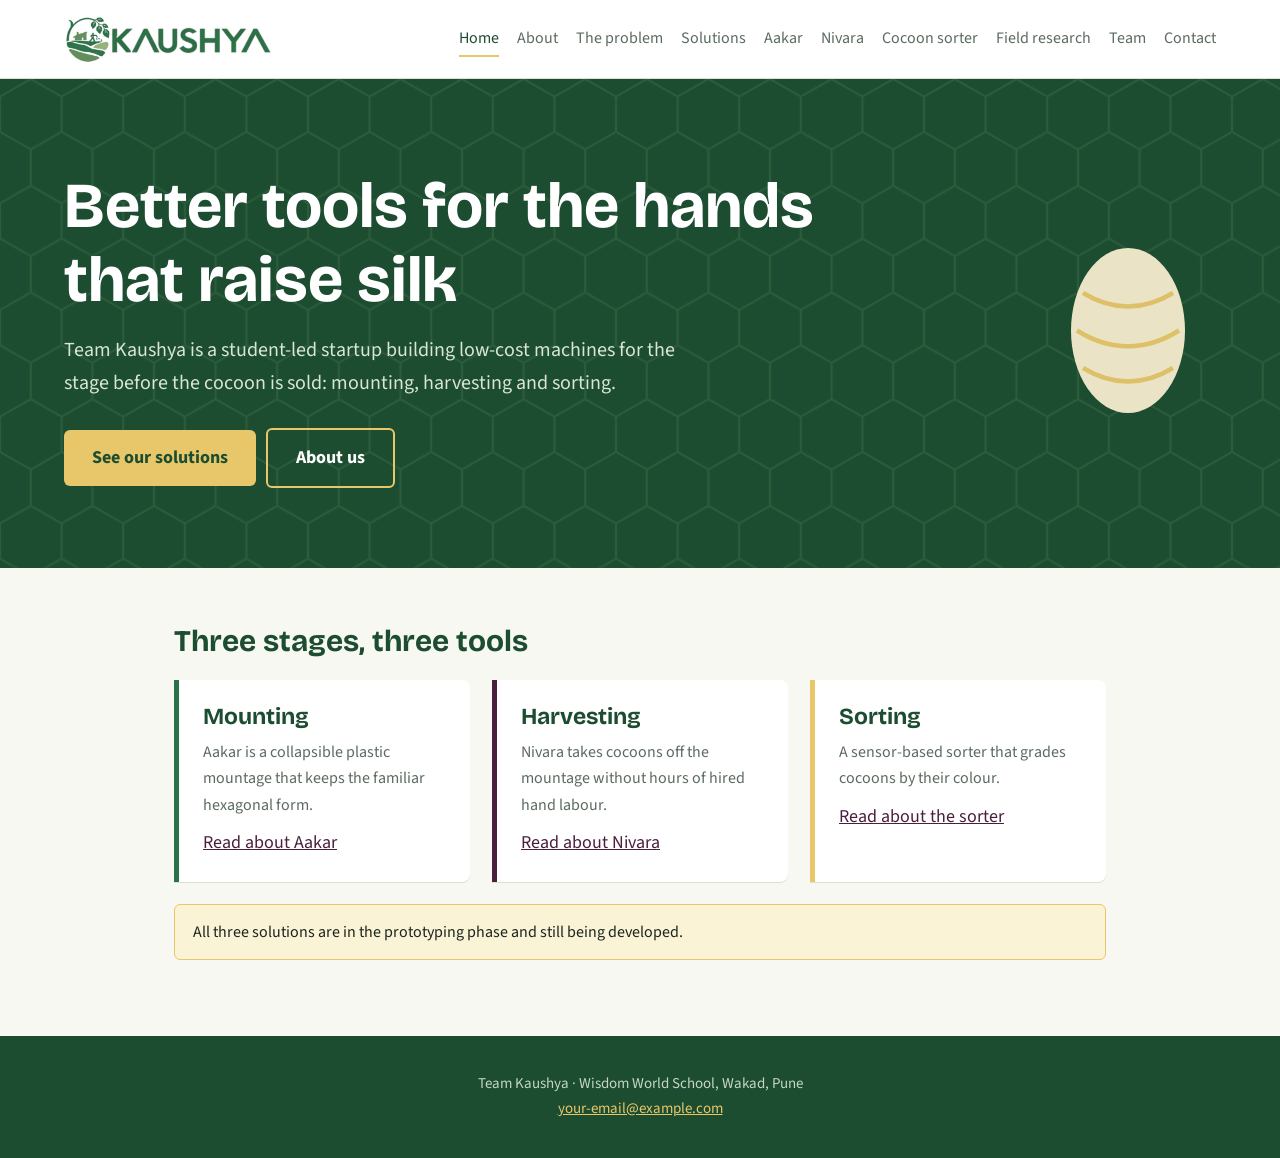
<file: index.html>
<!DOCTYPE html><html lang="en"><head><meta charset="UTF-8"><meta name="viewport" content="width=device-width, initial-scale=1"><title>Home | Team Kaushya</title>
<link rel="stylesheet" href="https://fonts.googleapis.com/css2?family=Bricolage+Grotesque:wght@600;700&family=Source+Sans+3:wght@400;600&display=swap"><link rel="stylesheet" href="style.css"></head><body>
<header><a class="brand" href="index.html"><img src="logo.png" alt="Kaushya">&#8203;</a><nav><a href="index.html" class=on>Home</a><a href="about.html">About</a><a href="problem.html">The problem</a><a href="solutions.html">Solutions</a><a href="aakar.html">Aakar</a><a href="nivara.html">Nivara</a><a href="sorter.html">Cocoon sorter</a><a href="research.html">Field research</a><a href="team.html">Team</a><a href="contact.html">Contact</a></nav></header>
<section class="hero"><svg class="hex" aria-hidden="true"><defs><pattern id="h" width="56" height="97" patternUnits="userSpaceOnUse" patternTransform="scale(1.1)"><path d="M28 0l28 16v32L28 64 0 48V16zM28 64v33M0 48L-28 64M56 48l28 16" fill="none" stroke="#3a6b47" stroke-width="2"/></pattern></defs><rect width="100%" height="100%" fill="url(#h)"/></svg><svg class="cocoon" viewBox="0 0 100 130" aria-hidden="true"><ellipse cx="50" cy="65" rx="38" ry="55" fill="#f5eccd"/><path d="M20 40c20 12 40 12 60 0M16 65c22 14 46 14 68 0M20 90c20 12 40 12 60 0" fill="none" stroke="#e8c76a" stroke-width="3"/></svg><div class="in"><h1>Better tools for the hands that raise silk</h1><p>Team Kaushya is a student-led startup building low-cost machines for the stage before the cocoon is sold: mounting, harvesting and sorting.</p><a class="btn" href="solutions.html">See our solutions</a><a class="btn alt" href="about.html">About us</a></div></section>
<main><h2>Three stages, three tools</h2><div class="grid">
<div class="tile"><h3>Mounting</h3><p>Aakar is a collapsible plastic mountage that keeps the familiar hexagonal form.</p><a href="aakar.html">Read about Aakar</a></div>
<div class="tile b"><h3>Harvesting</h3><p>Nivara takes cocoons off the mountage without hours of hired hand labour.</p><a href="nivara.html">Read about Nivara</a></div>
<div class="tile g"><h3>Sorting</h3><p>A sensor-based sorter that grades cocoons by their colour.</p><a href="sorter.html">Read about the sorter</a></div></div>
<div class="note">All three solutions are in the prototyping phase and still being developed.</div></main>
<footer><p>Team Kaushya · Wisdom World School, Wakad, Pune</p><p><a href="contact.html">your-email@example.com</a></p></footer></body></html>
</file>
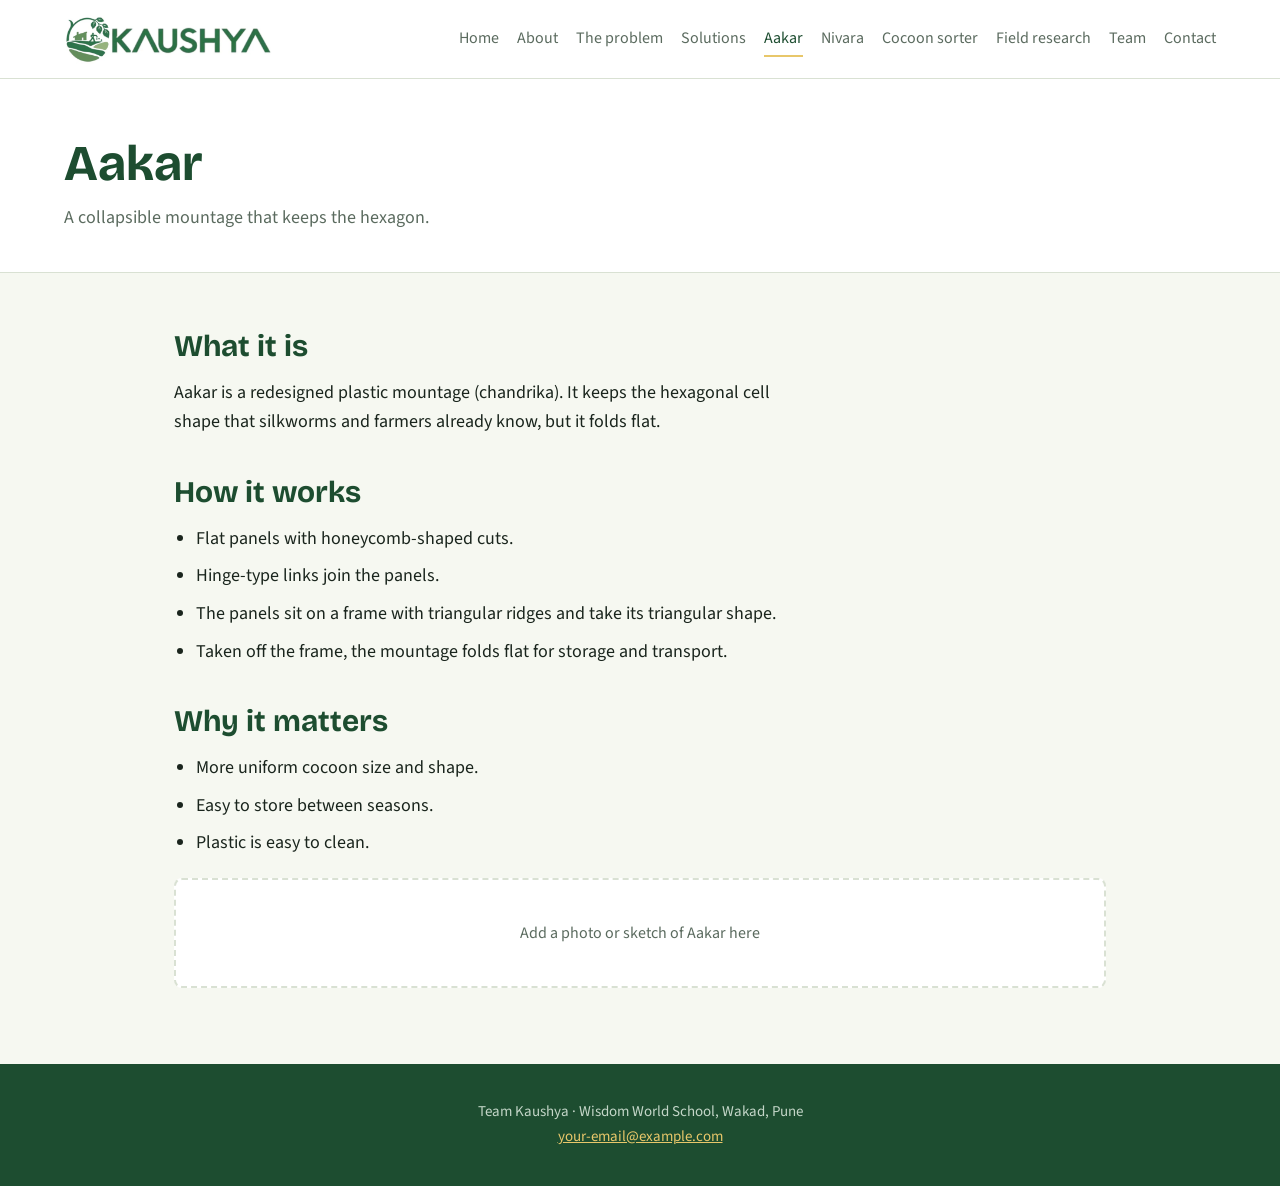
<file: aakar.html>
<!DOCTYPE html><html lang="en"><head><meta charset="UTF-8"><meta name="viewport" content="width=device-width, initial-scale=1"><title>Aakar | Team Kaushya</title>
<link rel="stylesheet" href="https://fonts.googleapis.com/css2?family=Bricolage+Grotesque:wght@600;700&family=Source+Sans+3:wght@400;600&display=swap"><link rel="stylesheet" href="style.css"></head><body>
<header><a class="brand" href="index.html"><img src="logo.png" alt="Kaushya">&#8203;</a><nav><a href="index.html">Home</a><a href="about.html">About</a><a href="problem.html">The problem</a><a href="solutions.html">Solutions</a><a href="aakar.html" class=on>Aakar</a><a href="nivara.html">Nivara</a><a href="sorter.html">Cocoon sorter</a><a href="research.html">Field research</a><a href="team.html">Team</a><a href="contact.html">Contact</a></nav></header>
<div class="page-head"><h1>Aakar</h1><p>A collapsible mountage that keeps the hexagon.</p></div><main><h2>What it is</h2><p>Aakar is a redesigned plastic mountage (chandrika). It keeps the hexagonal cell shape that silkworms and farmers already know, but it folds flat.</p>
<h2>How it works</h2><ul><li>Flat panels with honeycomb-shaped cuts.</li><li>Hinge-type links join the panels.</li><li>The panels sit on a frame with triangular ridges and take its triangular shape.</li><li>Taken off the frame, the mountage folds flat for storage and transport.</li></ul>
<h2>Why it matters</h2><ul><li>More uniform cocoon size and shape.</li><li>Easy to store between seasons.</li><li>Plastic is easy to clean.</li></ul>
<div class="ph">Add a photo or sketch of Aakar here</div></main>
<footer><p>Team Kaushya · Wisdom World School, Wakad, Pune</p><p><a href="contact.html">your-email@example.com</a></p></footer></body></html>
</file>
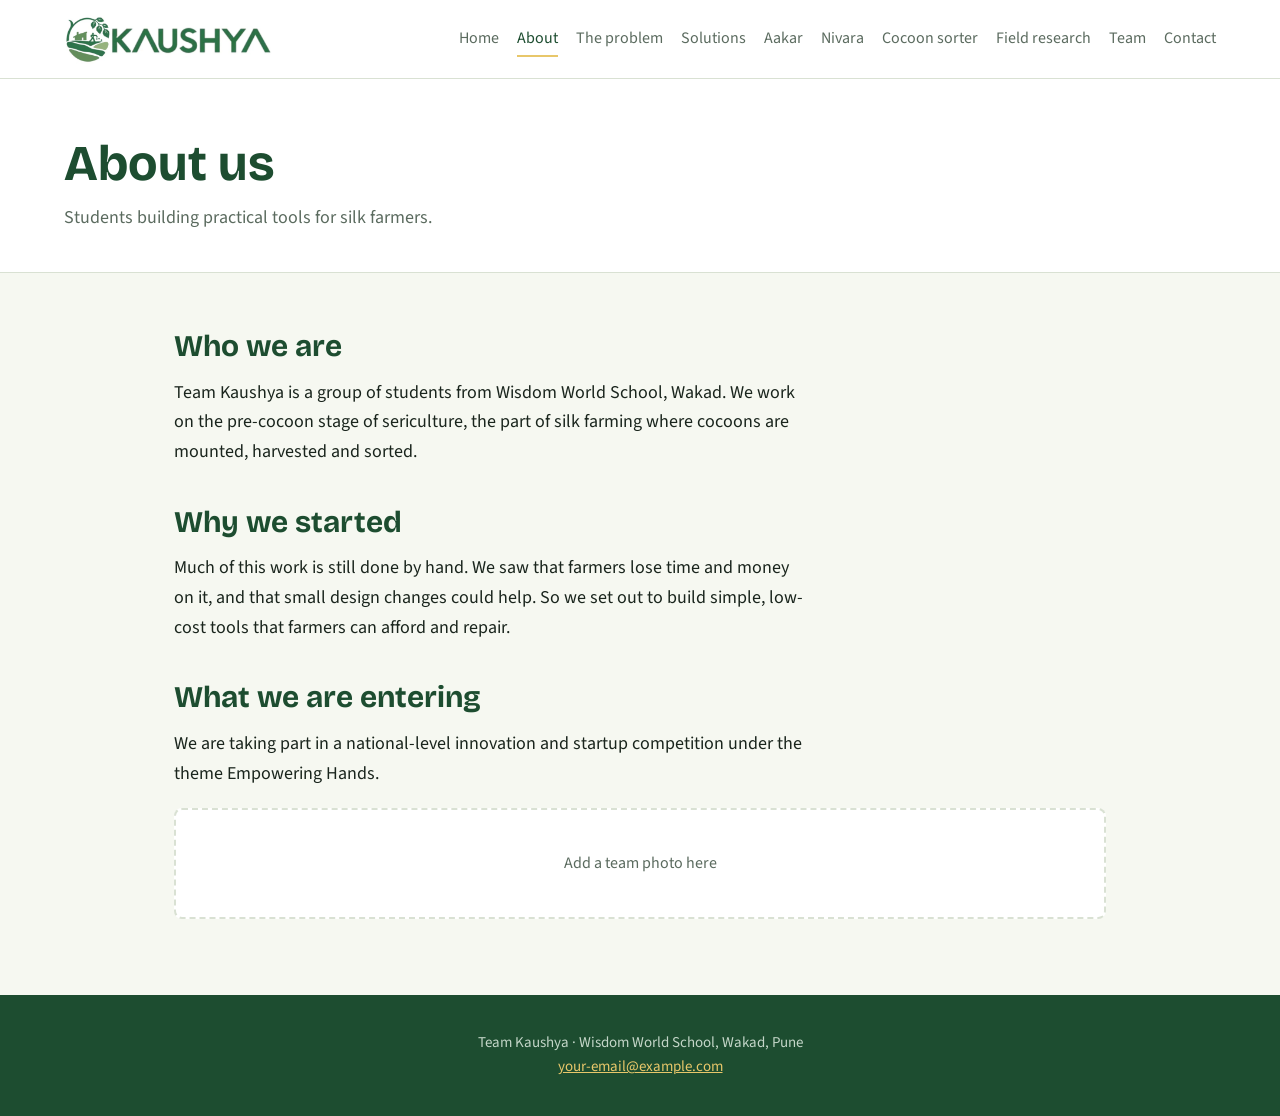
<file: about.html>
<!DOCTYPE html><html lang="en"><head><meta charset="UTF-8"><meta name="viewport" content="width=device-width, initial-scale=1"><title>About us | Team Kaushya</title>
<link rel="stylesheet" href="https://fonts.googleapis.com/css2?family=Bricolage+Grotesque:wght@600;700&family=Source+Sans+3:wght@400;600&display=swap"><link rel="stylesheet" href="style.css"></head><body>
<header><a class="brand" href="index.html"><img src="logo.png" alt="Kaushya">&#8203;</a><nav><a href="index.html">Home</a><a href="about.html" class=on>About</a><a href="problem.html">The problem</a><a href="solutions.html">Solutions</a><a href="aakar.html">Aakar</a><a href="nivara.html">Nivara</a><a href="sorter.html">Cocoon sorter</a><a href="research.html">Field research</a><a href="team.html">Team</a><a href="contact.html">Contact</a></nav></header>
<div class="page-head"><h1>About us</h1><p>Students building practical tools for silk farmers.</p></div><main><h2>Who we are</h2><p>Team Kaushya is a group of students from Wisdom World School, Wakad. We work on the pre-cocoon stage of sericulture, the part of silk farming where cocoons are mounted, harvested and sorted.</p>
<h2>Why we started</h2><p>Much of this work is still done by hand. We saw that farmers lose time and money on it, and that small design changes could help. So we set out to build simple, low-cost tools that farmers can afford and repair.</p>
<h2>What we are entering</h2><p>We are taking part in a national-level innovation and startup competition under the theme Empowering Hands.</p>
<div class="ph">Add a team photo here</div></main>
<footer><p>Team Kaushya · Wisdom World School, Wakad, Pune</p><p><a href="contact.html">your-email@example.com</a></p></footer></body></html>
</file>
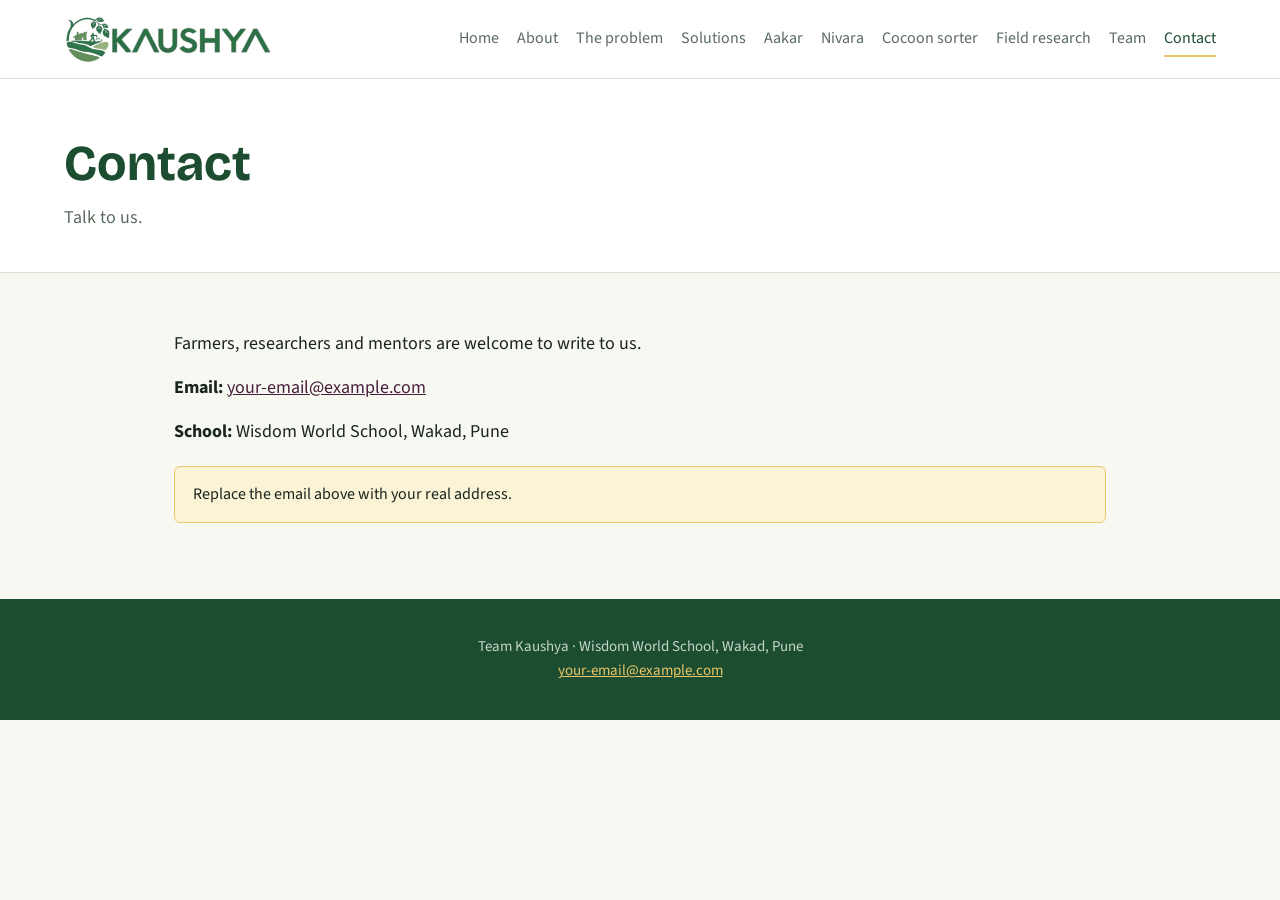
<file: contact.html>
<!DOCTYPE html><html lang="en"><head><meta charset="UTF-8"><meta name="viewport" content="width=device-width, initial-scale=1"><title>Contact | Team Kaushya</title>
<link rel="stylesheet" href="https://fonts.googleapis.com/css2?family=Bricolage+Grotesque:wght@600;700&family=Source+Sans+3:wght@400;600&display=swap"><link rel="stylesheet" href="style.css"></head><body>
<header><a class="brand" href="index.html"><img src="logo.png" alt="Kaushya">&#8203;</a><nav><a href="index.html">Home</a><a href="about.html">About</a><a href="problem.html">The problem</a><a href="solutions.html">Solutions</a><a href="aakar.html">Aakar</a><a href="nivara.html">Nivara</a><a href="sorter.html">Cocoon sorter</a><a href="research.html">Field research</a><a href="team.html">Team</a><a href="contact.html" class=on>Contact</a></nav></header>
<div class="page-head"><h1>Contact</h1><p>Talk to us.</p></div><main><p>Farmers, researchers and mentors are welcome to write to us.</p>
<p><b>Email:</b> <a href="mailto:your-email@example.com">your-email@example.com</a></p>
<p><b>School:</b> Wisdom World School, Wakad, Pune</p>
<div class="note">Replace the email above with your real address.</div></main>
<footer><p>Team Kaushya · Wisdom World School, Wakad, Pune</p><p><a href="contact.html">your-email@example.com</a></p></footer></body></html>
</file>
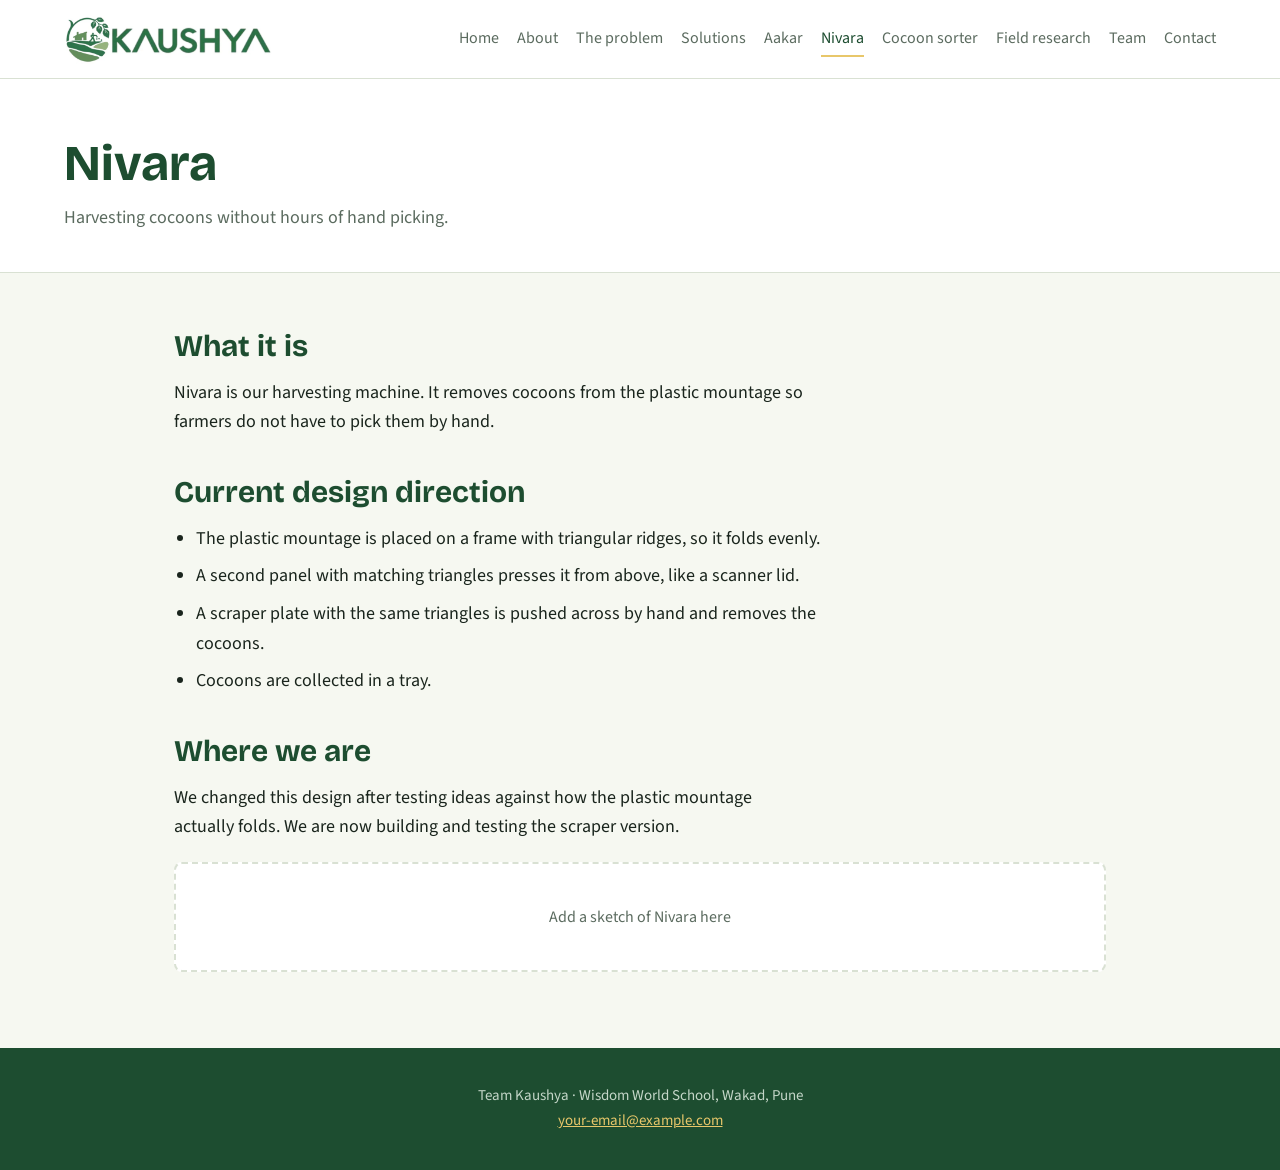
<file: nivara.html>
<!DOCTYPE html><html lang="en"><head><meta charset="UTF-8"><meta name="viewport" content="width=device-width, initial-scale=1"><title>Nivara | Team Kaushya</title>
<link rel="stylesheet" href="https://fonts.googleapis.com/css2?family=Bricolage+Grotesque:wght@600;700&family=Source+Sans+3:wght@400;600&display=swap"><link rel="stylesheet" href="style.css"></head><body>
<header><a class="brand" href="index.html"><img src="logo.png" alt="Kaushya">&#8203;</a><nav><a href="index.html">Home</a><a href="about.html">About</a><a href="problem.html">The problem</a><a href="solutions.html">Solutions</a><a href="aakar.html">Aakar</a><a href="nivara.html" class=on>Nivara</a><a href="sorter.html">Cocoon sorter</a><a href="research.html">Field research</a><a href="team.html">Team</a><a href="contact.html">Contact</a></nav></header>
<div class="page-head"><h1>Nivara</h1><p>Harvesting cocoons without hours of hand picking.</p></div><main><h2>What it is</h2><p>Nivara is our harvesting machine. It removes cocoons from the plastic mountage so farmers do not have to pick them by hand.</p>
<h2>Current design direction</h2><ul><li>The plastic mountage is placed on a frame with triangular ridges, so it folds evenly.</li><li>A second panel with matching triangles presses it from above, like a scanner lid.</li><li>A scraper plate with the same triangles is pushed across by hand and removes the cocoons.</li><li>Cocoons are collected in a tray.</li></ul>
<h2>Where we are</h2><p>We changed this design after testing ideas against how the plastic mountage actually folds. We are now building and testing the scraper version.</p>
<div class="ph">Add a sketch of Nivara here</div></main>
<footer><p>Team Kaushya · Wisdom World School, Wakad, Pune</p><p><a href="contact.html">your-email@example.com</a></p></footer></body></html>
</file>
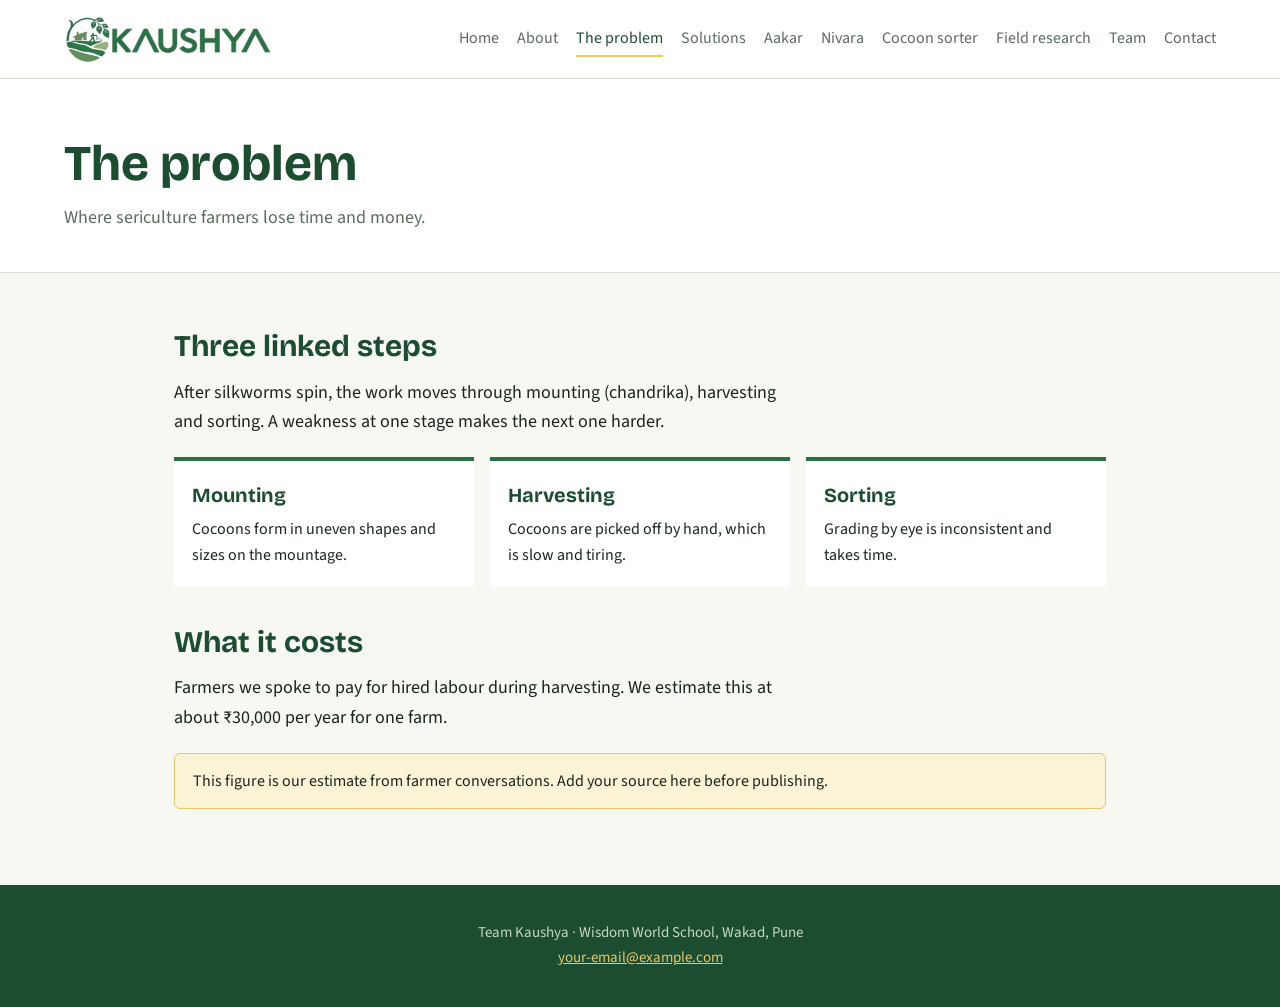
<file: problem.html>
<!DOCTYPE html><html lang="en"><head><meta charset="UTF-8"><meta name="viewport" content="width=device-width, initial-scale=1"><title>The problem | Team Kaushya</title>
<link rel="stylesheet" href="https://fonts.googleapis.com/css2?family=Bricolage+Grotesque:wght@600;700&family=Source+Sans+3:wght@400;600&display=swap"><link rel="stylesheet" href="style.css"></head><body>
<header><a class="brand" href="index.html"><img src="logo.png" alt="Kaushya">&#8203;</a><nav><a href="index.html">Home</a><a href="about.html">About</a><a href="problem.html" class=on>The problem</a><a href="solutions.html">Solutions</a><a href="aakar.html">Aakar</a><a href="nivara.html">Nivara</a><a href="sorter.html">Cocoon sorter</a><a href="research.html">Field research</a><a href="team.html">Team</a><a href="contact.html">Contact</a></nav></header>
<div class="page-head"><h1>The problem</h1><p>Where sericulture farmers lose time and money.</p></div><main><h2>Three linked steps</h2><p>After silkworms spin, the work moves through mounting (chandrika), harvesting and sorting. A weakness at one stage makes the next one harder.</p>
<div class="steps"><div><b>Mounting</b>Cocoons form in uneven shapes and sizes on the mountage.</div><div><b>Harvesting</b>Cocoons are picked off by hand, which is slow and tiring.</div><div><b>Sorting</b>Grading by eye is inconsistent and takes time.</div></div>
<h2>What it costs</h2><p>Farmers we spoke to pay for hired labour during harvesting. We estimate this at about ₹30,000 per year for one farm.</p>
<div class="note">This figure is our estimate from farmer conversations. Add your source here before publishing.</div></main>
<footer><p>Team Kaushya · Wisdom World School, Wakad, Pune</p><p><a href="contact.html">your-email@example.com</a></p></footer></body></html>
</file>
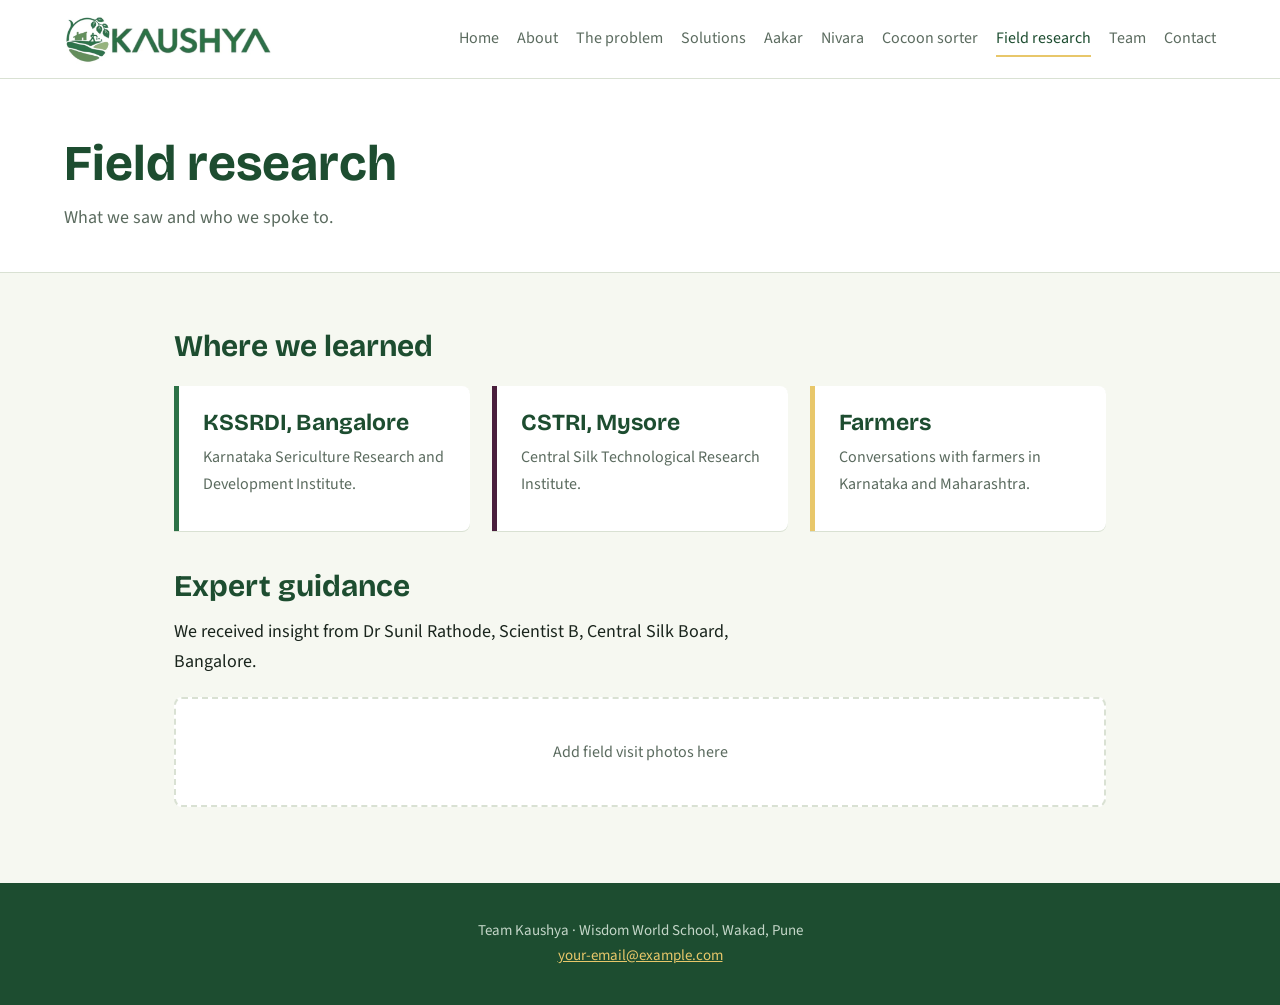
<file: research.html>
<!DOCTYPE html><html lang="en"><head><meta charset="UTF-8"><meta name="viewport" content="width=device-width, initial-scale=1"><title>Field research | Team Kaushya</title>
<link rel="stylesheet" href="https://fonts.googleapis.com/css2?family=Bricolage+Grotesque:wght@600;700&family=Source+Sans+3:wght@400;600&display=swap"><link rel="stylesheet" href="style.css"></head><body>
<header><a class="brand" href="index.html"><img src="logo.png" alt="Kaushya">&#8203;</a><nav><a href="index.html">Home</a><a href="about.html">About</a><a href="problem.html">The problem</a><a href="solutions.html">Solutions</a><a href="aakar.html">Aakar</a><a href="nivara.html">Nivara</a><a href="sorter.html">Cocoon sorter</a><a href="research.html" class=on>Field research</a><a href="team.html">Team</a><a href="contact.html">Contact</a></nav></header>
<div class="page-head"><h1>Field research</h1><p>What we saw and who we spoke to.</p></div><main><h2>Where we learned</h2><div class="grid">
<div class="tile"><h3>KSSRDI, Bangalore</h3><p>Karnataka Sericulture Research and Development Institute.</p></div>
<div class="tile b"><h3>CSTRI, Mysore</h3><p>Central Silk Technological Research Institute.</p></div>
<div class="tile g"><h3>Farmers</h3><p>Conversations with farmers in Karnataka and Maharashtra.</p></div></div>
<h2>Expert guidance</h2><p>We received insight from Dr Sunil Rathode, Scientist B, Central Silk Board, Bangalore.</p>
<div class="ph">Add field visit photos here</div></main>
<footer><p>Team Kaushya · Wisdom World School, Wakad, Pune</p><p><a href="contact.html">your-email@example.com</a></p></footer></body></html>
</file>
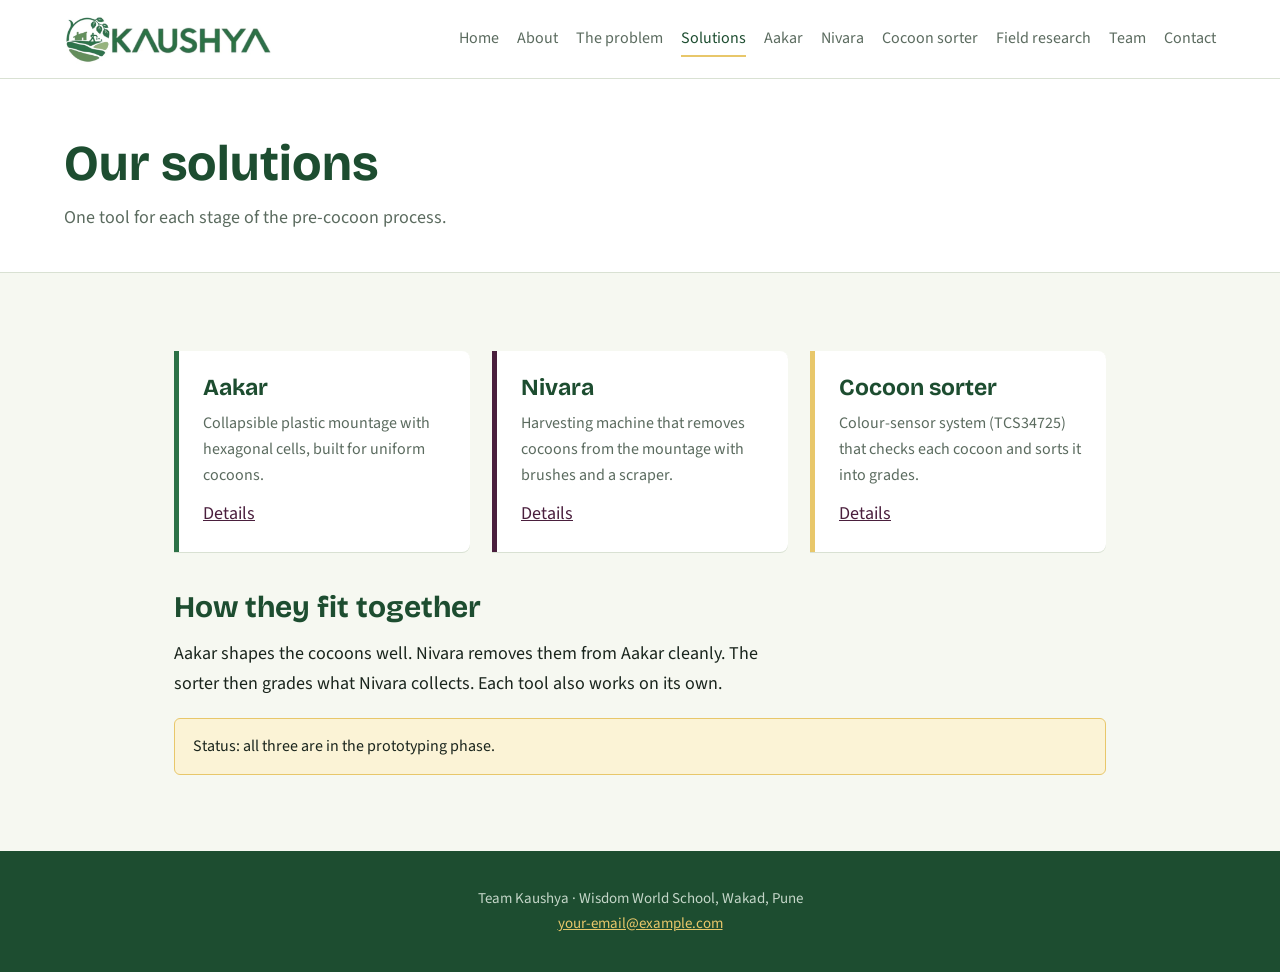
<file: solutions.html>
<!DOCTYPE html><html lang="en"><head><meta charset="UTF-8"><meta name="viewport" content="width=device-width, initial-scale=1"><title>Our solutions | Team Kaushya</title>
<link rel="stylesheet" href="https://fonts.googleapis.com/css2?family=Bricolage+Grotesque:wght@600;700&family=Source+Sans+3:wght@400;600&display=swap"><link rel="stylesheet" href="style.css"></head><body>
<header><a class="brand" href="index.html"><img src="logo.png" alt="Kaushya">&#8203;</a><nav><a href="index.html">Home</a><a href="about.html">About</a><a href="problem.html">The problem</a><a href="solutions.html" class=on>Solutions</a><a href="aakar.html">Aakar</a><a href="nivara.html">Nivara</a><a href="sorter.html">Cocoon sorter</a><a href="research.html">Field research</a><a href="team.html">Team</a><a href="contact.html">Contact</a></nav></header>
<div class="page-head"><h1>Our solutions</h1><p>One tool for each stage of the pre-cocoon process.</p></div><main><div class="grid">
<div class="tile"><h3>Aakar</h3><p>Collapsible plastic mountage with hexagonal cells, built for uniform cocoons.</p><a href="aakar.html">Details</a></div>
<div class="tile b"><h3>Nivara</h3><p>Harvesting machine that removes cocoons from the mountage with brushes and a scraper.</p><a href="nivara.html">Details</a></div>
<div class="tile g"><h3>Cocoon sorter</h3><p>Colour-sensor system (TCS34725) that checks each cocoon and sorts it into grades.</p><a href="sorter.html">Details</a></div></div>
<h2>How they fit together</h2><p>Aakar shapes the cocoons well. Nivara removes them from Aakar cleanly. The sorter then grades what Nivara collects. Each tool also works on its own.</p>
<div class="note">Status: all three are in the prototyping phase.</div></main>
<footer><p>Team Kaushya · Wisdom World School, Wakad, Pune</p><p><a href="contact.html">your-email@example.com</a></p></footer></body></html>
</file>
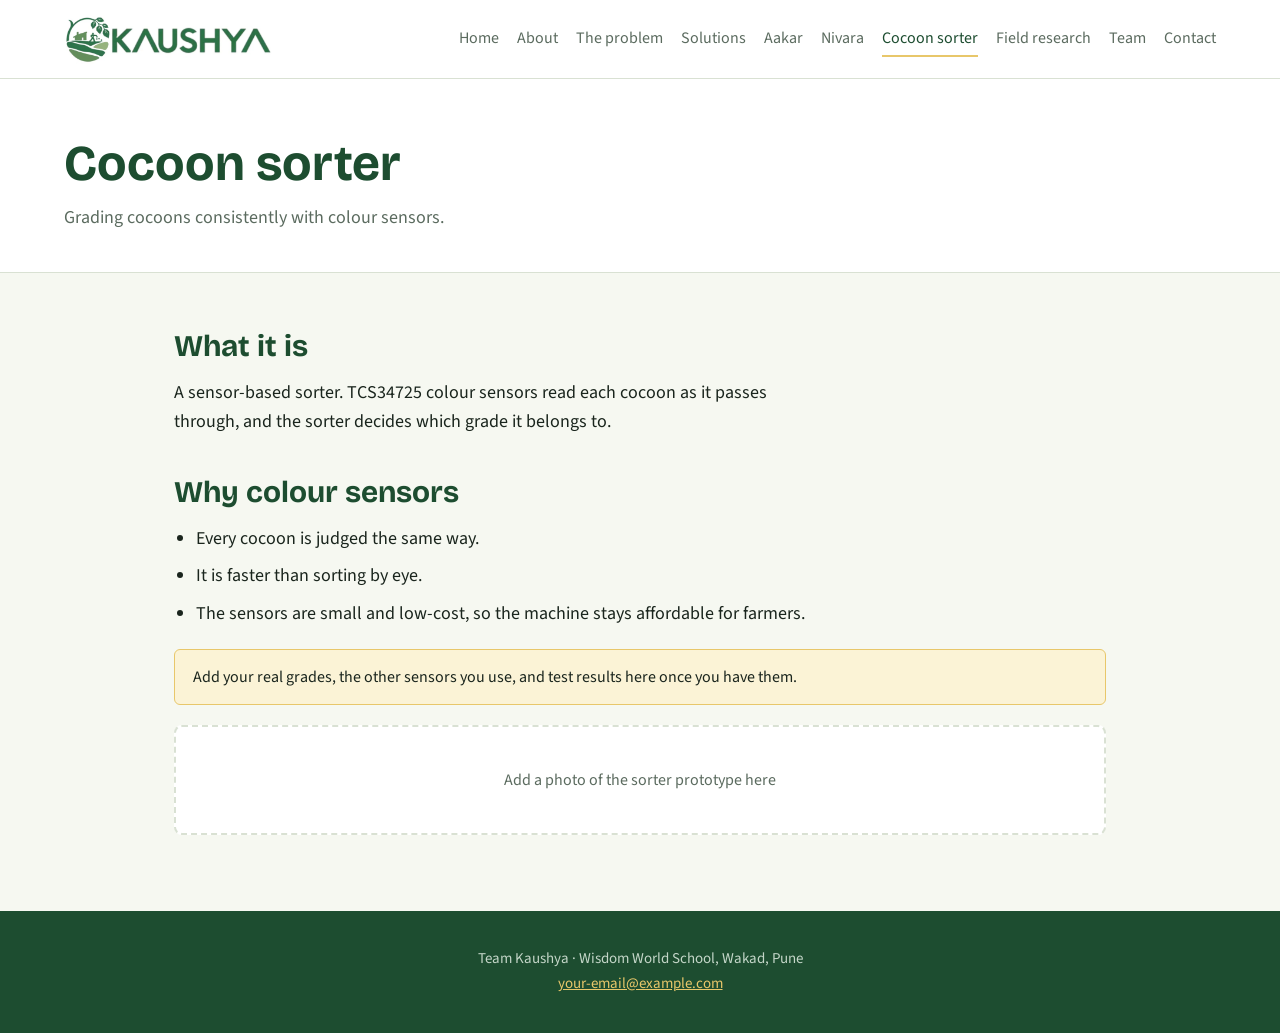
<file: sorter.html>
<!DOCTYPE html><html lang="en"><head><meta charset="UTF-8"><meta name="viewport" content="width=device-width, initial-scale=1"><title>Cocoon sorter | Team Kaushya</title>
<link rel="stylesheet" href="https://fonts.googleapis.com/css2?family=Bricolage+Grotesque:wght@600;700&family=Source+Sans+3:wght@400;600&display=swap"><link rel="stylesheet" href="style.css"></head><body>
<header><a class="brand" href="index.html"><img src="logo.png" alt="Kaushya">&#8203;</a><nav><a href="index.html">Home</a><a href="about.html">About</a><a href="problem.html">The problem</a><a href="solutions.html">Solutions</a><a href="aakar.html">Aakar</a><a href="nivara.html">Nivara</a><a href="sorter.html" class=on>Cocoon sorter</a><a href="research.html">Field research</a><a href="team.html">Team</a><a href="contact.html">Contact</a></nav></header>
<div class="page-head"><h1>Cocoon sorter</h1><p>Grading cocoons consistently with colour sensors.</p></div><main><h2>What it is</h2><p>A sensor-based sorter. TCS34725 colour sensors read each cocoon as it passes through, and the sorter decides which grade it belongs to.</p>
<h2>Why colour sensors</h2><ul><li>Every cocoon is judged the same way.</li><li>It is faster than sorting by eye.</li><li>The sensors are small and low-cost, so the machine stays affordable for farmers.</li></ul>
<div class="note">Add your real grades, the other sensors you use, and test results here once you have them.</div><div class="ph">Add a photo of the sorter prototype here</div></main>
<footer><p>Team Kaushya · Wisdom World School, Wakad, Pune</p><p><a href="contact.html">your-email@example.com</a></p></footer></body></html>
</file>
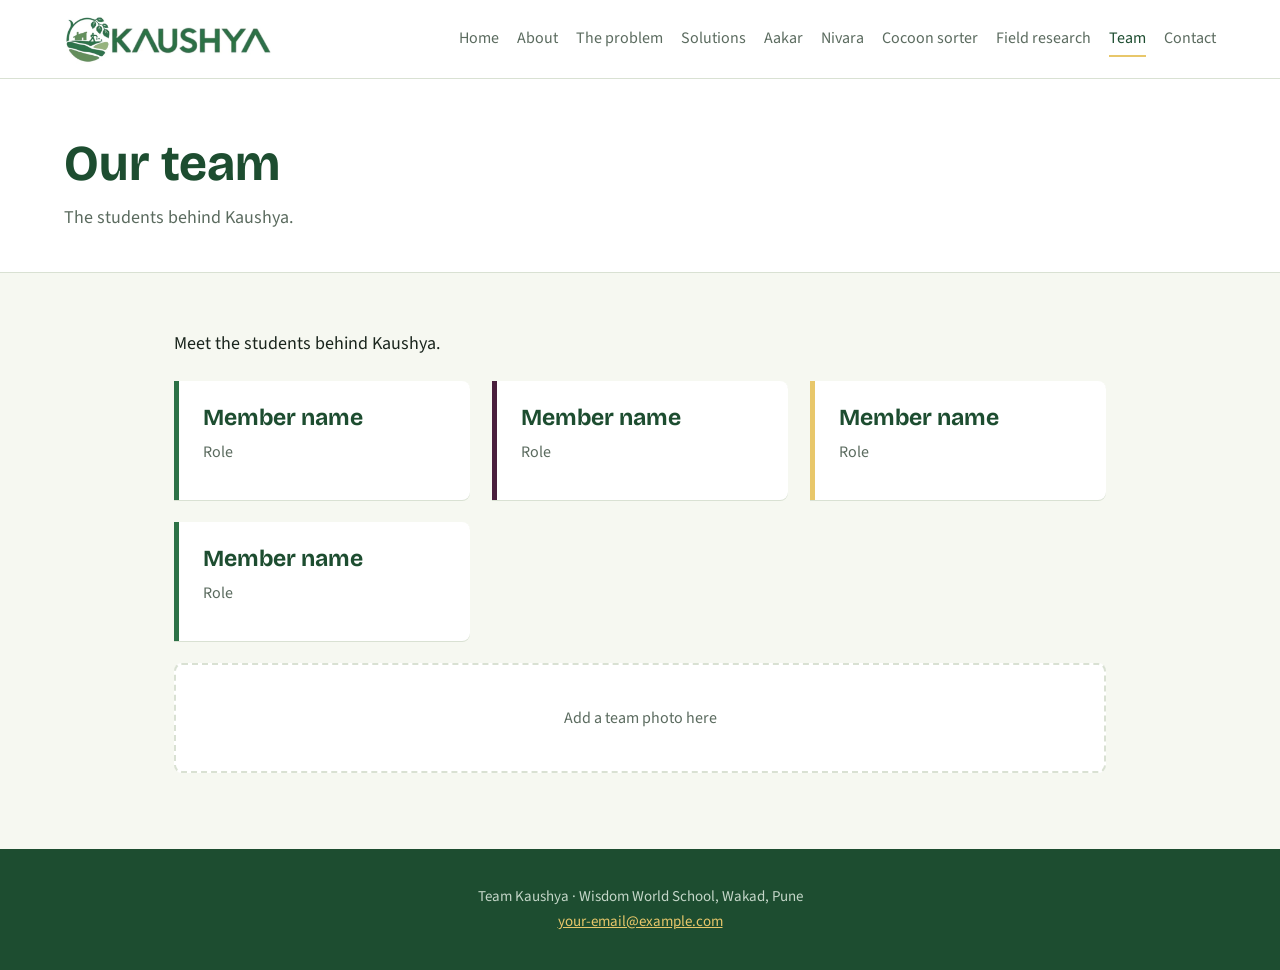
<file: team.html>
<!DOCTYPE html><html lang="en"><head><meta charset="UTF-8"><meta name="viewport" content="width=device-width, initial-scale=1"><title>Our team | Team Kaushya</title>
<link rel="stylesheet" href="https://fonts.googleapis.com/css2?family=Bricolage+Grotesque:wght@600;700&family=Source+Sans+3:wght@400;600&display=swap"><link rel="stylesheet" href="style.css"></head><body>
<header><a class="brand" href="index.html"><img src="logo.png" alt="Kaushya">&#8203;</a><nav><a href="index.html">Home</a><a href="about.html">About</a><a href="problem.html">The problem</a><a href="solutions.html">Solutions</a><a href="aakar.html">Aakar</a><a href="nivara.html">Nivara</a><a href="sorter.html">Cocoon sorter</a><a href="research.html">Field research</a><a href="team.html" class=on>Team</a><a href="contact.html">Contact</a></nav></header>
<div class="page-head"><h1>Our team</h1><p>The students behind Kaushya.</p></div><main><p>Meet the students behind Kaushya.</p><div class="grid">
<div class="tile"><h3>Member name</h3><p>Role</p></div><div class="tile b"><h3>Member name</h3><p>Role</p></div>
<div class="tile g"><h3>Member name</h3><p>Role</p></div><div class="tile"><h3>Member name</h3><p>Role</p></div></div>
<div class="ph">Add a team photo here</div></main>
<footer><p>Team Kaushya · Wisdom World School, Wakad, Pune</p><p><a href="contact.html">your-email@example.com</a></p></footer></body></html>
</file>
<file: style.css>
:root{--paper:#f6f8f1;--leaf:#2c7146;--leaf-d:#1d4d30;--berry:#4a1f3d;--gold:#e8c76a;--ink:#1a251d;--mute:#5b6b5f;--line:#d9e1d3}
*{box-sizing:border-box;margin:0;padding:0}
html{scroll-behavior:smooth}
body{font-family:'Source Sans 3','Segoe UI',Arial,sans-serif;background:var(--paper);color:var(--ink);line-height:1.65;font-size:18px}
h1,h2,h3{font-family:'Bricolage Grotesque','Segoe UI',Arial,sans-serif;line-height:1.15;color:var(--leaf-d)}
a{color:var(--berry)}
a:focus-visible,button:focus-visible{outline:3px solid var(--gold);outline-offset:3px}
header{display:flex;flex-wrap:wrap;justify-content:space-between;align-items:center;gap:12px;padding:14px 5%;background:#fff;border-bottom:1px solid var(--line);position:sticky;top:0;z-index:5}
.brand{display:flex;align-items:center;gap:12px;text-decoration:none;color:var(--leaf-d);font-family:'Bricolage Grotesque',sans-serif;font-weight:700;font-size:24px}
.brand img{height:50px;width:auto;display:block}
nav{display:flex;flex-wrap:wrap;gap:4px 18px}
nav a{text-decoration:none;color:var(--mute);font-size:16px;padding:4px 0;border-bottom:2px solid transparent}
nav a:hover,nav a.on{color:var(--leaf-d);border-color:var(--gold)}
.hero{padding:90px 5% 80px;background:var(--leaf-d);color:#fff;position:relative;overflow:hidden}
.hero svg.hex{position:absolute;inset:0;width:100%;height:100%;opacity:.5}
.hero .in{position:relative;max-width:820px}
.hero h1{color:#fff;font-size:clamp(36px,6vw,64px);margin-bottom:18px}
.hero p{font-size:20px;color:#d7e6d9;max-width:640px;margin-bottom:28px}
.page-head{padding:56px 5% 40px;background:#fff;border-bottom:1px solid var(--line)}
.page-head h1{font-size:clamp(32px,5vw,50px);margin-bottom:10px}
.page-head p{color:var(--mute);max-width:640px}
.btn{display:inline-block;padding:13px 28px;border-radius:6px;background:var(--gold);color:var(--leaf-d);font-weight:700;text-decoration:none}
.btn:hover{background:#f1d88a}
.btn.alt{background:transparent;border:2px solid var(--gold);color:#fff;margin-left:10px}
main{padding:56px 5%;max-width:1060px;margin:0 auto}
main h2{font-size:30px;margin:38px 0 14px}
main h2:first-child{margin-top:0}
main p{margin-bottom:14px;max-width:70ch}
main ul{margin:0 0 16px 22px;max-width:70ch}
main li{margin-bottom:8px}
.grid{display:grid;grid-template-columns:repeat(auto-fit,minmax(250px,1fr));gap:22px;margin:22px 0}
.tile{padding:24px;background:#fff;border-left:5px solid var(--leaf);border-radius:0 8px 8px 0;box-shadow:0 1px 0 var(--line)}
.tile h3{font-size:23px;margin-bottom:8px}
.tile p{color:var(--mute);font-size:16px;margin-bottom:10px}
.tile.b{border-color:var(--berry)}.tile.g{border-color:var(--gold)}
.stat{font-family:'Bricolage Grotesque',sans-serif;font-size:44px;color:var(--berry);font-weight:700}
.note{background:#fbf3d6;border:1px solid var(--gold);padding:14px 18px;border-radius:6px;margin:20px 0;font-size:16px}
.ph{background:#fff;border:2px dashed var(--line);padding:40px 20px;text-align:center;color:var(--mute);margin:20px 0;border-radius:8px;font-size:16px}
.steps{display:grid;grid-template-columns:repeat(auto-fit,minmax(200px,1fr));gap:16px;margin:20px 0}
.steps div{padding:18px;background:#fff;border-top:4px solid var(--leaf);font-size:16px}
.steps b{display:block;font-family:'Bricolage Grotesque',sans-serif;font-size:20px;color:var(--leaf-d);margin-bottom:4px}
footer{background:var(--leaf-d);color:#c4d6c8;padding:36px 5%;font-size:15px;text-align:center}
footer a{color:var(--gold)}
@media (prefers-reduced-motion:no-preference){.hero .cocoon{animation:sway 6s ease-in-out infinite}}
@keyframes sway{50%{transform:translateY(-8px)}}
.hero .cocoon{position:absolute;right:6%;top:50%;margin-top:-90px;width:150px;opacity:.95}
@media (max-width:760px){.hero .cocoon{display:none}.btn.alt{margin:12px 0 0}}
</file>
